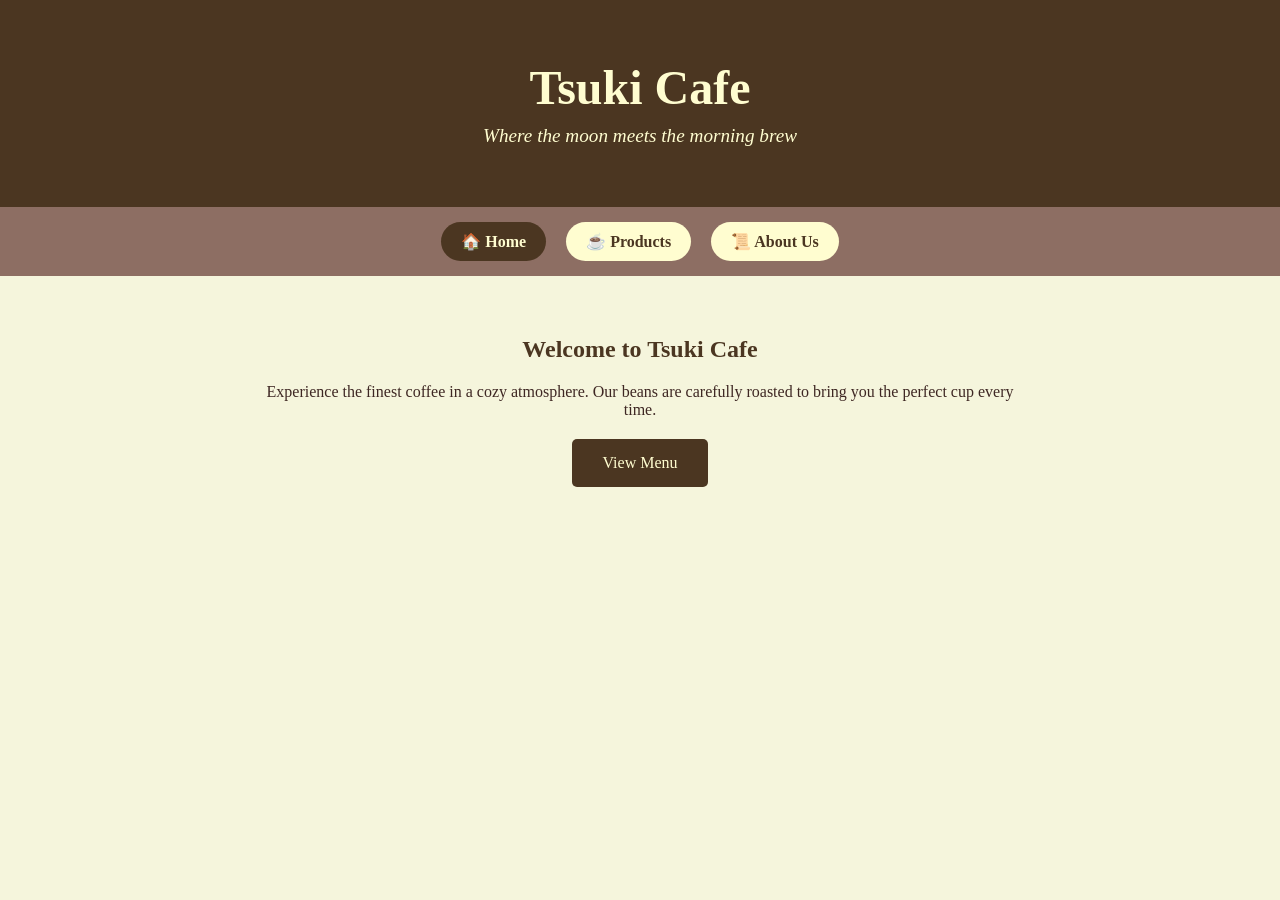
<file: activities/activity5/index.html>
<!DOCTYPE html>
<html lang="en">
<head>
    <meta charset="UTF-8">
    <meta name="viewport" content="width=device-width, initial-scale=1.0">
    <title>Tsuki Cafe</title>
    <link rel="stylesheet" href="home.css">
</head>
<body>
    <header class="banner">
        <h1>Tsuki Cafe</h1>
        <p>Where the moon meets the morning brew</p>
    </header>

    <nav class="navigation">
        <a href="index.html" class="nav-link active">🏠 Home</a>
        <a href="products.html" class="nav-link">☕ Products</a>
        <a href="about.html" class="nav-link">📜 About Us</a>
    </nav>

    <main class="content">
        <h2>Welcome to Tsuki Cafe</h2>
        <p>Experience the finest coffee in a cozy atmosphere. Our beans are carefully roasted to bring you the perfect cup every time.</p>
        <a href="products.html" class="btn">View Menu</a>
    </main>

    
    
</body>
</html>
</file>
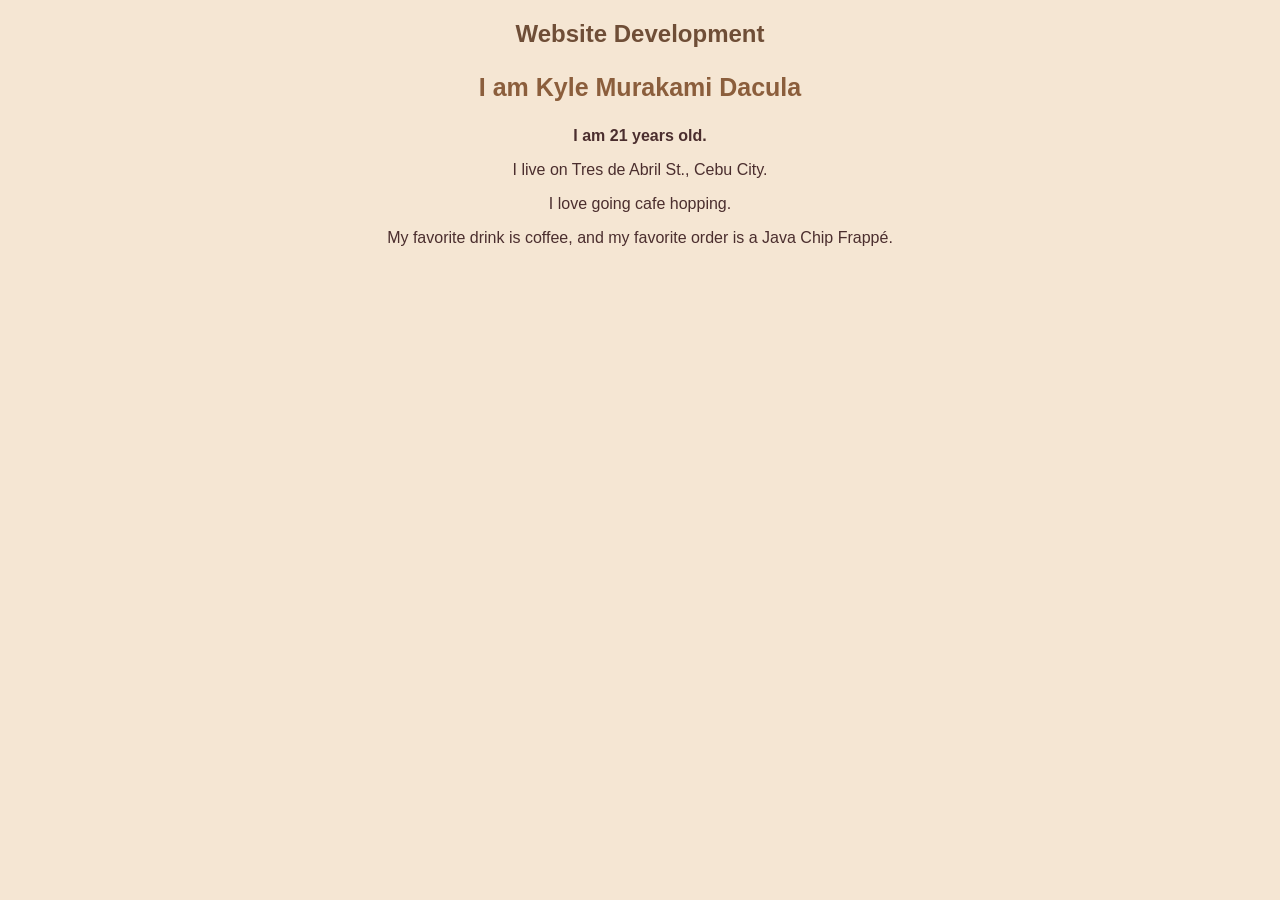
<file: activities/activity1/activity1.html>
<!DOCTYPE html>
<html>
<head>
    <title>Activity 1</title>
    <link rel="stylesheet" href="activity1.css">
</head>

<body>
    <h2>Website Development</h2>

    <div class="box">
        <p class="name">I am Kyle Murakami Dacula</p>
        <p><b>I am 21 years old.</b></p>
        <p>I live on Tres de Abril St., Cebu City.</p>
        <p>I love going cafe hopping.</p>
        <p>My favorite drink is coffee, and my favorite order is a Java Chip Frappé.</p>
    </div>
</body>
</html>
</file>
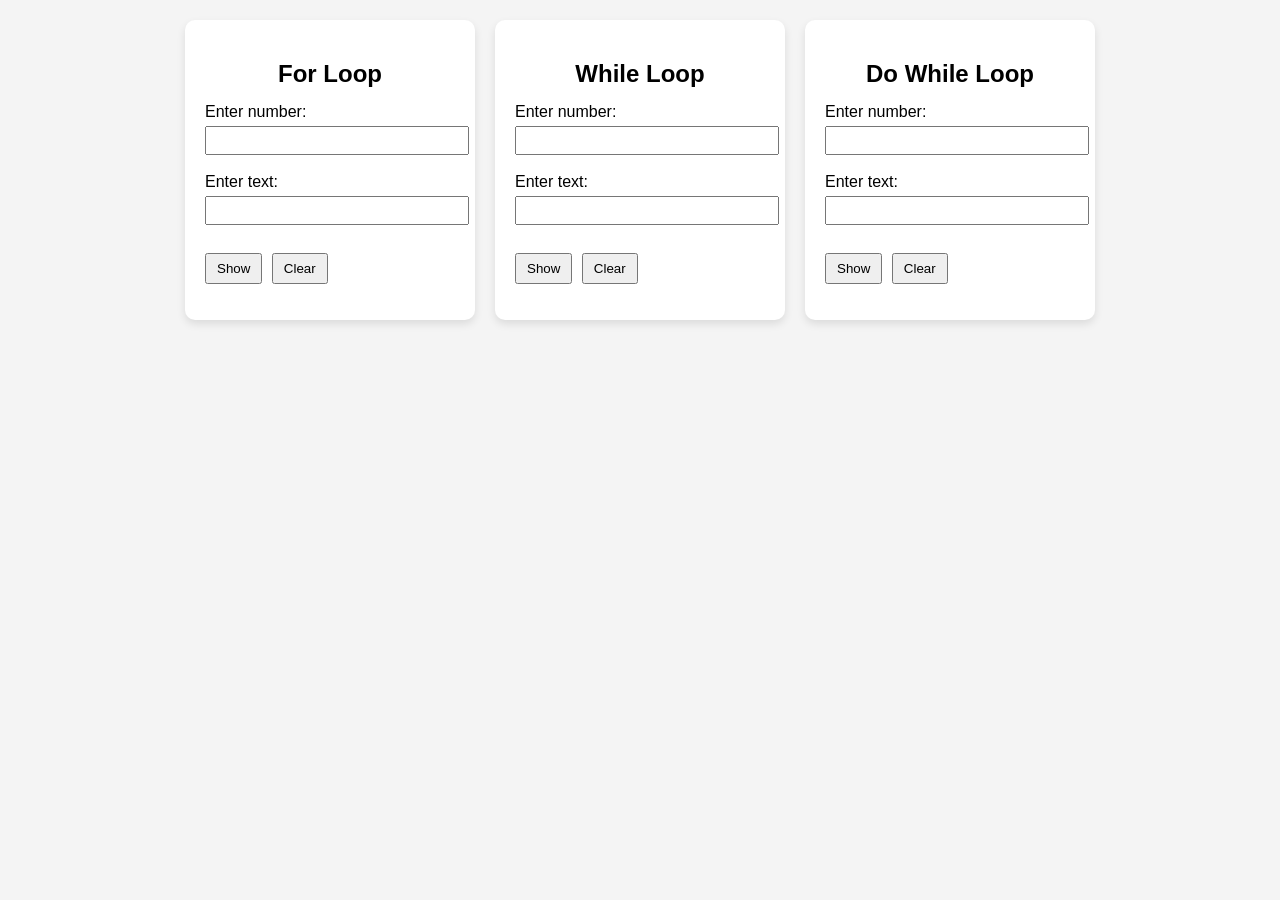
<file: activities/activity11/activity11.html>
<!DOCTYPE html>
<html>
    <head>
        <title>Activity 11</title>
        <link rel="stylesheet" href="styles.css">
        <script src="script.js"></script>
    </head>
    <body>
 
        <div>
            <h2>For Loop</h2>
            <form>
                <label>Enter number:</label>
                <input type="text" id="forNum"><br><br>
                <label>Enter text:</label>
                <input type="text" id="forText"><br><br>
                <button type="button" onclick="function1()">Show</button>
                <button type="reset" onclick="function2()">Clear</button>
            </form>
            <p id="forOutput"></p>
        </div>
 
        <div>
            <h2>While Loop</h2>
            <form>
                <label>Enter number:</label>
                <input type="text" id="whileNum"><br><br>
                <label>Enter text:</label>
                <input type="text" id="whileText"><br><br>
                <button type="button" onclick="function3()">Show</button>
                <button type="reset" onclick="function4()">Clear</button>
            </form>
            <p id="whileOutput"></p>
        </div>
 
        <div>
            <h2>Do While Loop</h2>
            <form>
                <label>Enter number:</label>
                <input type="text" id="doNum"><br><br>
                <label>Enter text:</label>
                <input type="text" id="doText"><br><br>
                <button type="button" onclick="function5()">Show</button>
                <button type="reset" onclick="function6()">Clear</button>
            </form>
            <p id="doOutput"></p>
        </div>
 
    </body>
</html>
</file>
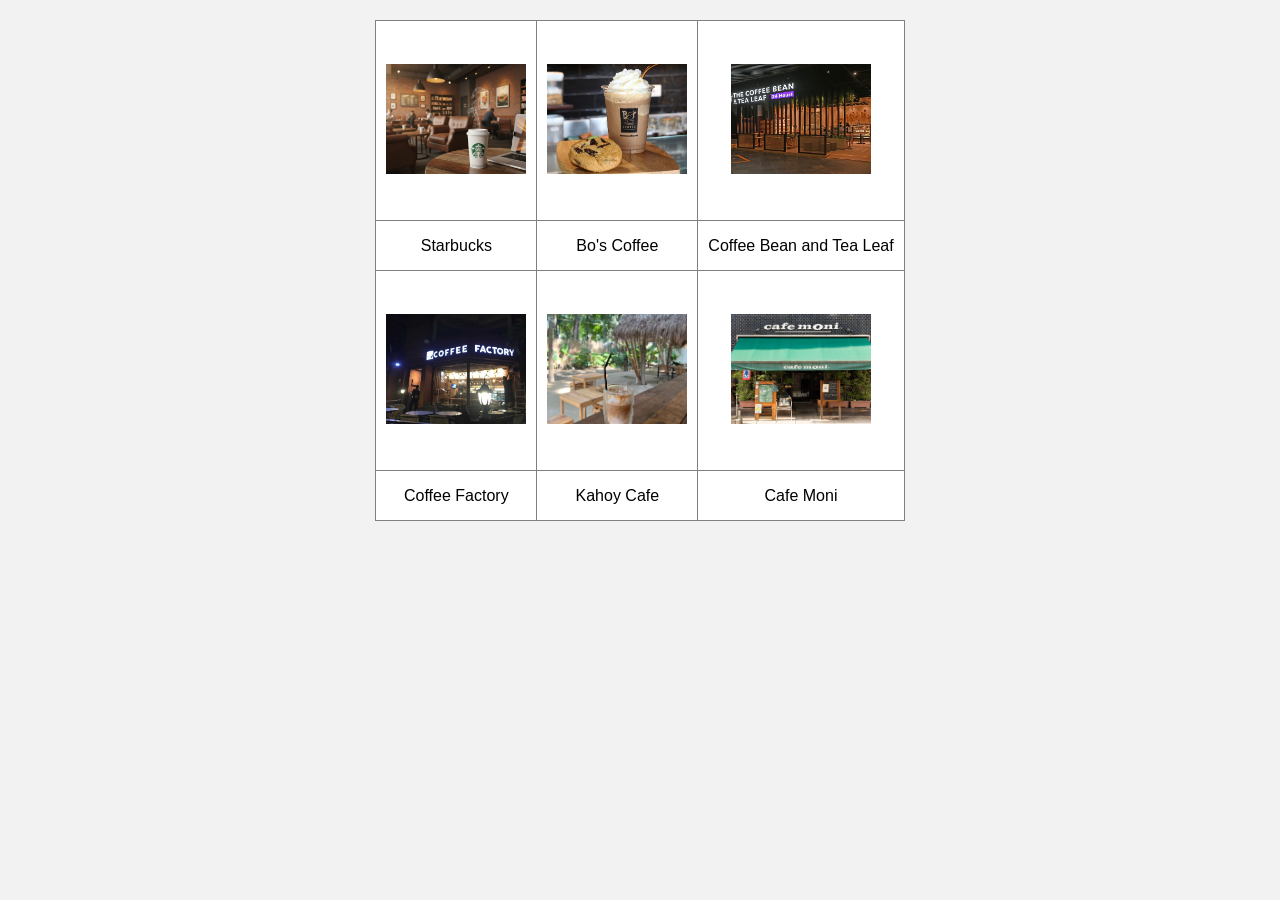
<file: activities/activity3/activity3.html>
<!DOCTYPE html>
<html>
    <head>
        <title>Activity3</title>
        <link rel="stylesheet" href="activity3.css">
    </head>
    <body>
        <table border="1px" width="100%" height="500" style="text-align: center;">
            <tr height="200px">
                <td><img src="images/starbs.webp" alt="p1"></td>
                <td><img src="images/bos.jpg" alt="p2"></td>
                <td><img src="images/bean.avif" alt="p3"></td>
            </tr>
            <tr height="50px">
                <td>Starbucks</td>
                <td>Bo's Coffee</td>
                <td>Coffee Bean and Tea Leaf</td>
            </tr>
 
            <tr height="200px">
                <td><img src="images/fact.jpg" alt="p4"></td>
                <td><img src="images/kahoy.jpg" alt="p5"></td>
                <td><img src="images/moni.jpg" alt="p6"></td>
            </tr>
            <tr height="50px">
                <td>Coffee Factory</td>
                <td>Kahoy Cafe</td>
                <td>Cafe Moni</td>
            </tr>
 
        </table>
    </body>
</html>
</file>
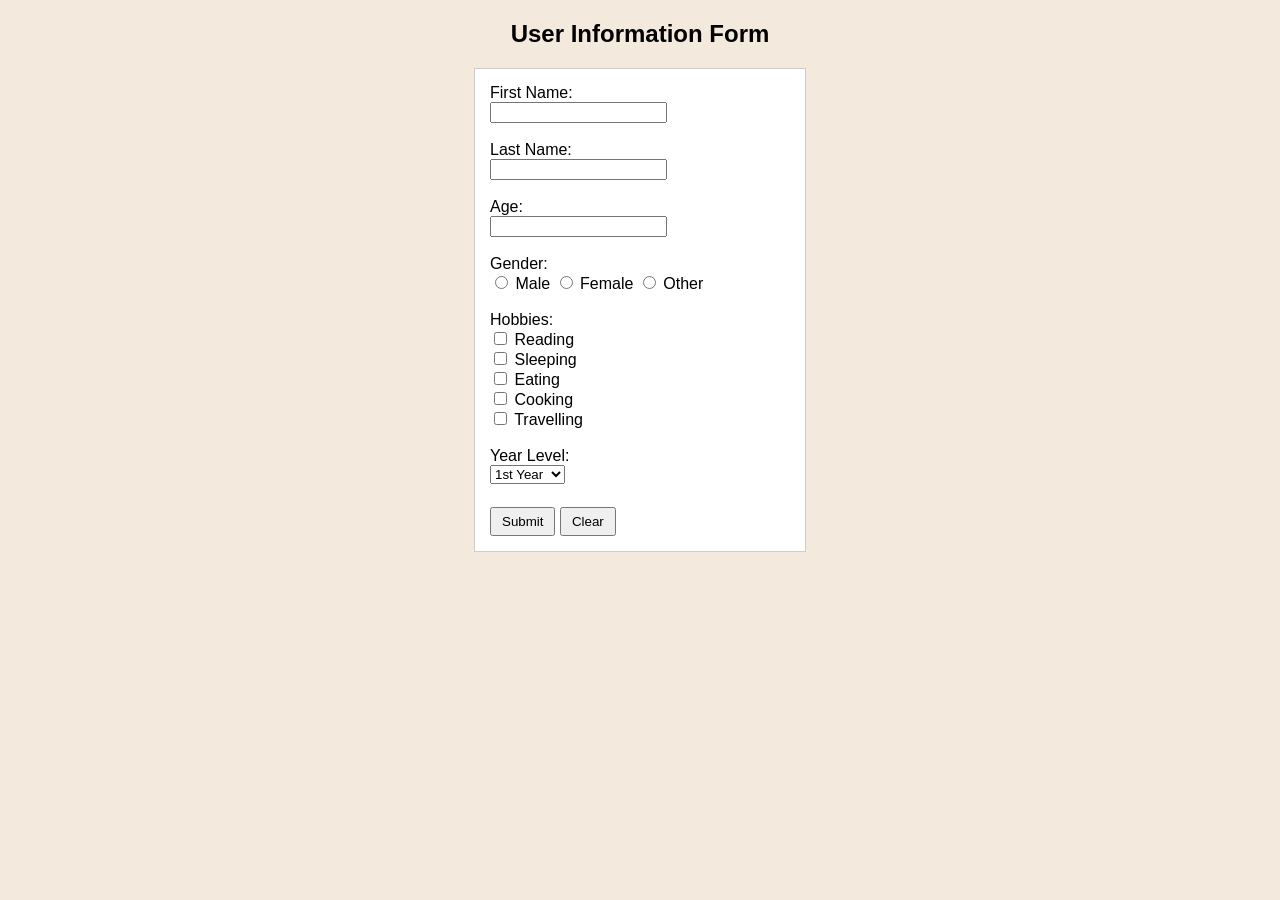
<file: activities/activity4/activity4.html>
<!DOCTYPE html>
<html>
    <head>
        <title>Activity 4</title>
        <link rel="stylesheet" href="activity4.css">
    </head>
    <body>
        <h2>User Information Form</h2>
        <form action="" method="post">
            <label for="fname">First Name:</label><br>
            <input type="text" id="fname" name="firstname" required><br><br>
 
            <label for="lname">Last Name:</label><br>
            <input type="text" id="lname" name="lastname" required><br><br>
 
            <label for="age">Age:</label><br>
            <input type="number" id="age" name="age" required><br><br>
 
            <label>Gender:</label><br>
            <input type="radio" id="male" name="gender" value="male">
            <label for="male">Male</label>
            <input type="radio" id="female" name="gender" value="female">
            <label for="female">Female</label>
            <input type="radio" id="other" name="gender" value="other">
            <label for="other">Other</label><br><br>
 
            <label>Hobbies:</label><br>
            <input type="checkbox" id="hobby1" name="hobby" value="reading">
            <label for="hobby1">Reading</label><br>
            <input type="checkbox" id="hobby2" name="hobby" value="sleeping">
            <label for="hobby2">Sleeping</label><br>
            <input type="checkbox" id="hobby3" name="hobby" value="eating">
            <label for="hobby3">Eating</label><br>
            <input type="checkbox" id="hobby4" name="hobby" value="cooking">
            <label for="hobby4">Cooking</label><br>
            <input type="checkbox" id="hobby5" name="hobby" value="travelling">
            <label for="hobby5">Travelling</label><br><br>
 
            <label for="year-level">Year Level:</label><br>
            <select id="year-level" name="year_level">
                <option value="1st-year">1st Year</option>
                <option value="2nd-year">2nd Year</option>
                <option value="3rd-year">3rd Year</option>
                <option value="4th-year">4th Year</option>
            </select><br><br>
 
            <button type="submit">Submit</button>
            <button type="reset">Clear</button>
 
        </form>
    </body>
</html>
</file>
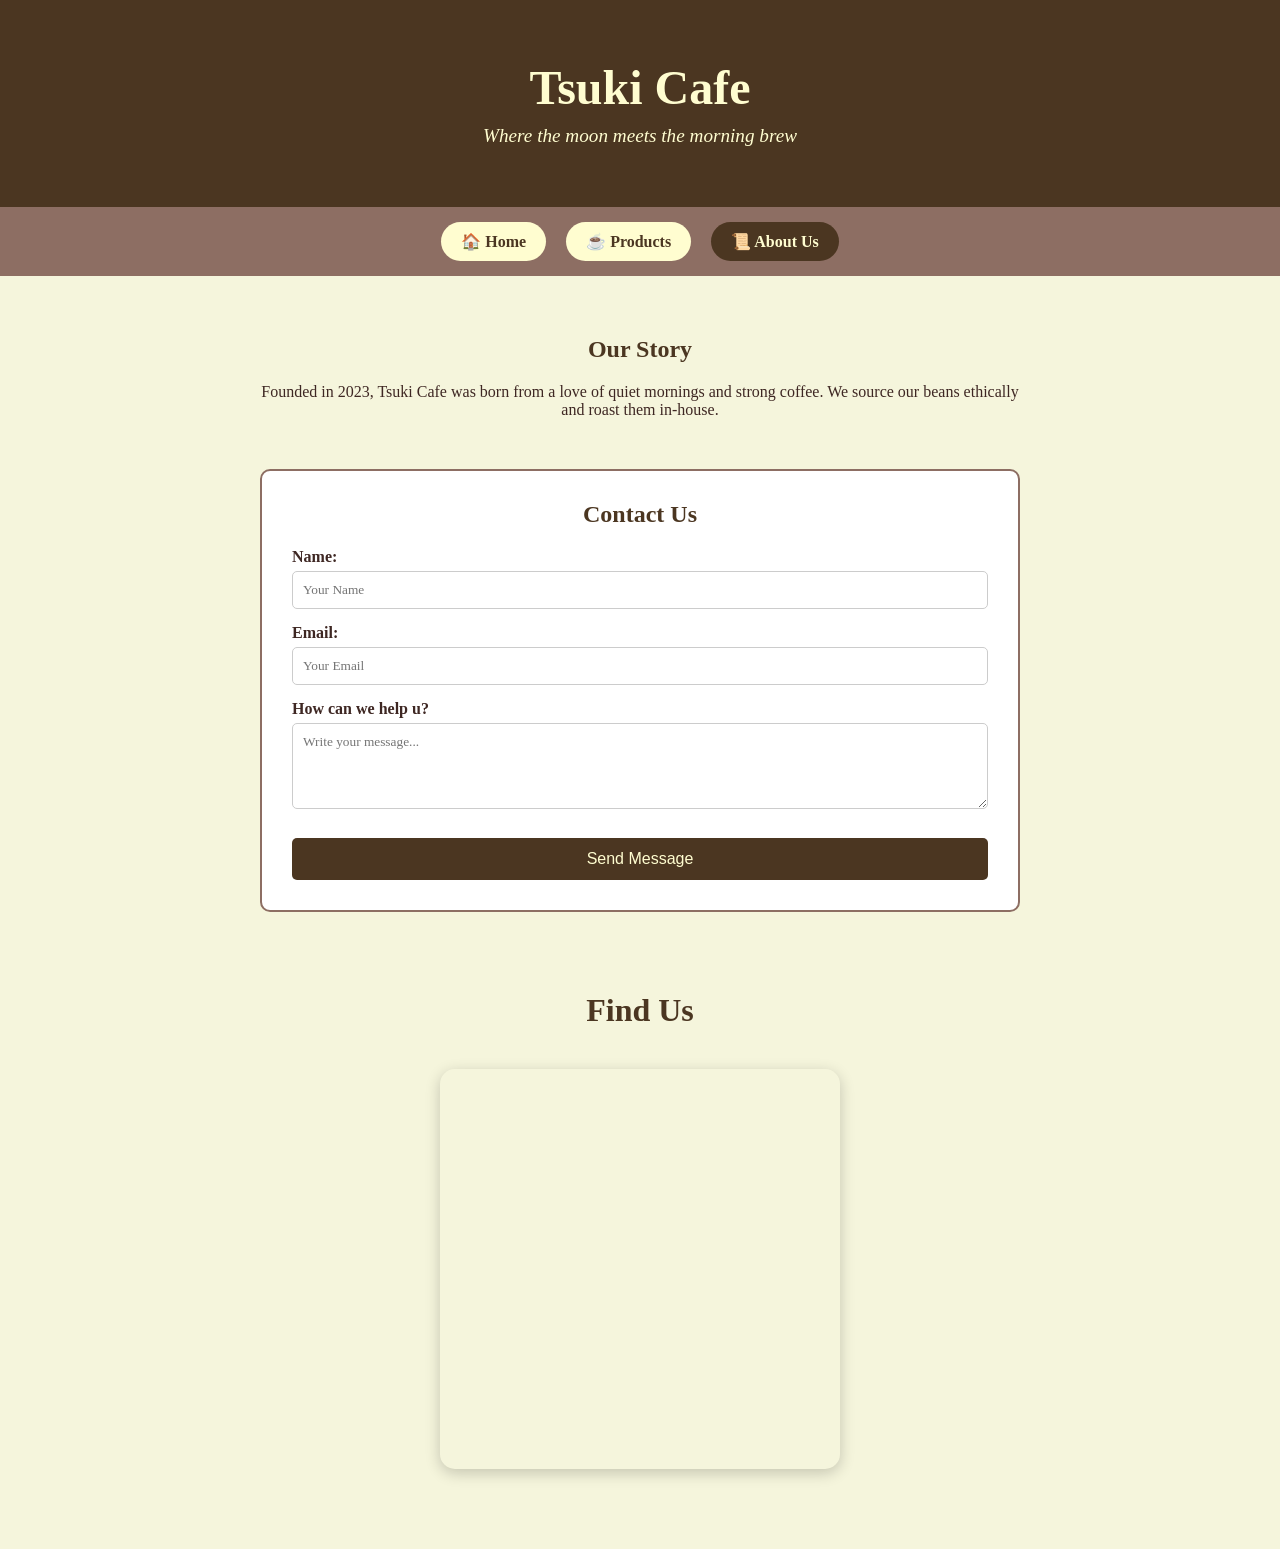
<file: activities/activity5/about.html>
<!DOCTYPE html>
<html lang="en">
<head>
    <meta charset="UTF-8">
    <meta name="viewport" content="width=device-width, initial-scale=1.0">
    <title>Tsuki Cafe - About Us</title>
    <link rel="stylesheet" href="about.css">
</head>
<body>
    <header class="banner">
        <h1>Tsuki Cafe</h1>
        <p>Where the moon meets the morning brew</p>
    </header>

    <nav class="navigation">
        <a href="index.html" class="nav-link">🏠 Home</a>
        <a href="products.html" class="nav-link">☕ Products</a>
        <a href="about.html" class="nav-link active">📜 About Us</a>
    </nav>

    <main class="content">
        <section class="story">
            <h2>Our Story</h2>
            <p>Founded in 2023, Tsuki Cafe was born from a love of quiet mornings and strong coffee. We source our beans ethically and roast them in-house.</p>
        </section>

        <section class="contact">
            <h2>Contact Us</h2>
            <form>
                <div class="form-group">
                    <label>Name:</label>
                    <input type="text" placeholder="Your Name" required>
                </div>
                <div class="form-group">
                    <label>Email:</label>
                    <input type="email" placeholder="Your Email" required>
                </div>
                <div class="form-group">
                    <label>How can we help u?</label>
                    <textarea rows="4" placeholder="Write your message..." required></textarea>
                </div>
                <button type="submit" class="btn">Send Message</button>
            </form>
        </section>
    </main>

    <section class="iframe-section">
        <h2>Find Us</h2>
        <div class="iframe-container">
            <iframe 
                src="https://www.google.com/maps/embed?pb=!1m18!1m12!1m3!1d3861.0!2d121.0!3d14.5!2m3!1f0!2f0!3f0!3m2!1i1024!2i768!4f13.1!3m3!1m2!1s0x0%3A0x0!2zMTTCsDMwJzAwLjAiTiAxMjHCsDAwJzAwLjAiRQ!5e0!3m2!1sen!2sph!4v1234567890" 
                width="400" 
                height="400" 
                style="border:0;" 
                allowfullscreen="" 
                loading="lazy"
                class="map-iframe">
            </iframe>
        </div>
    </section>
</body>
</html>
</file>
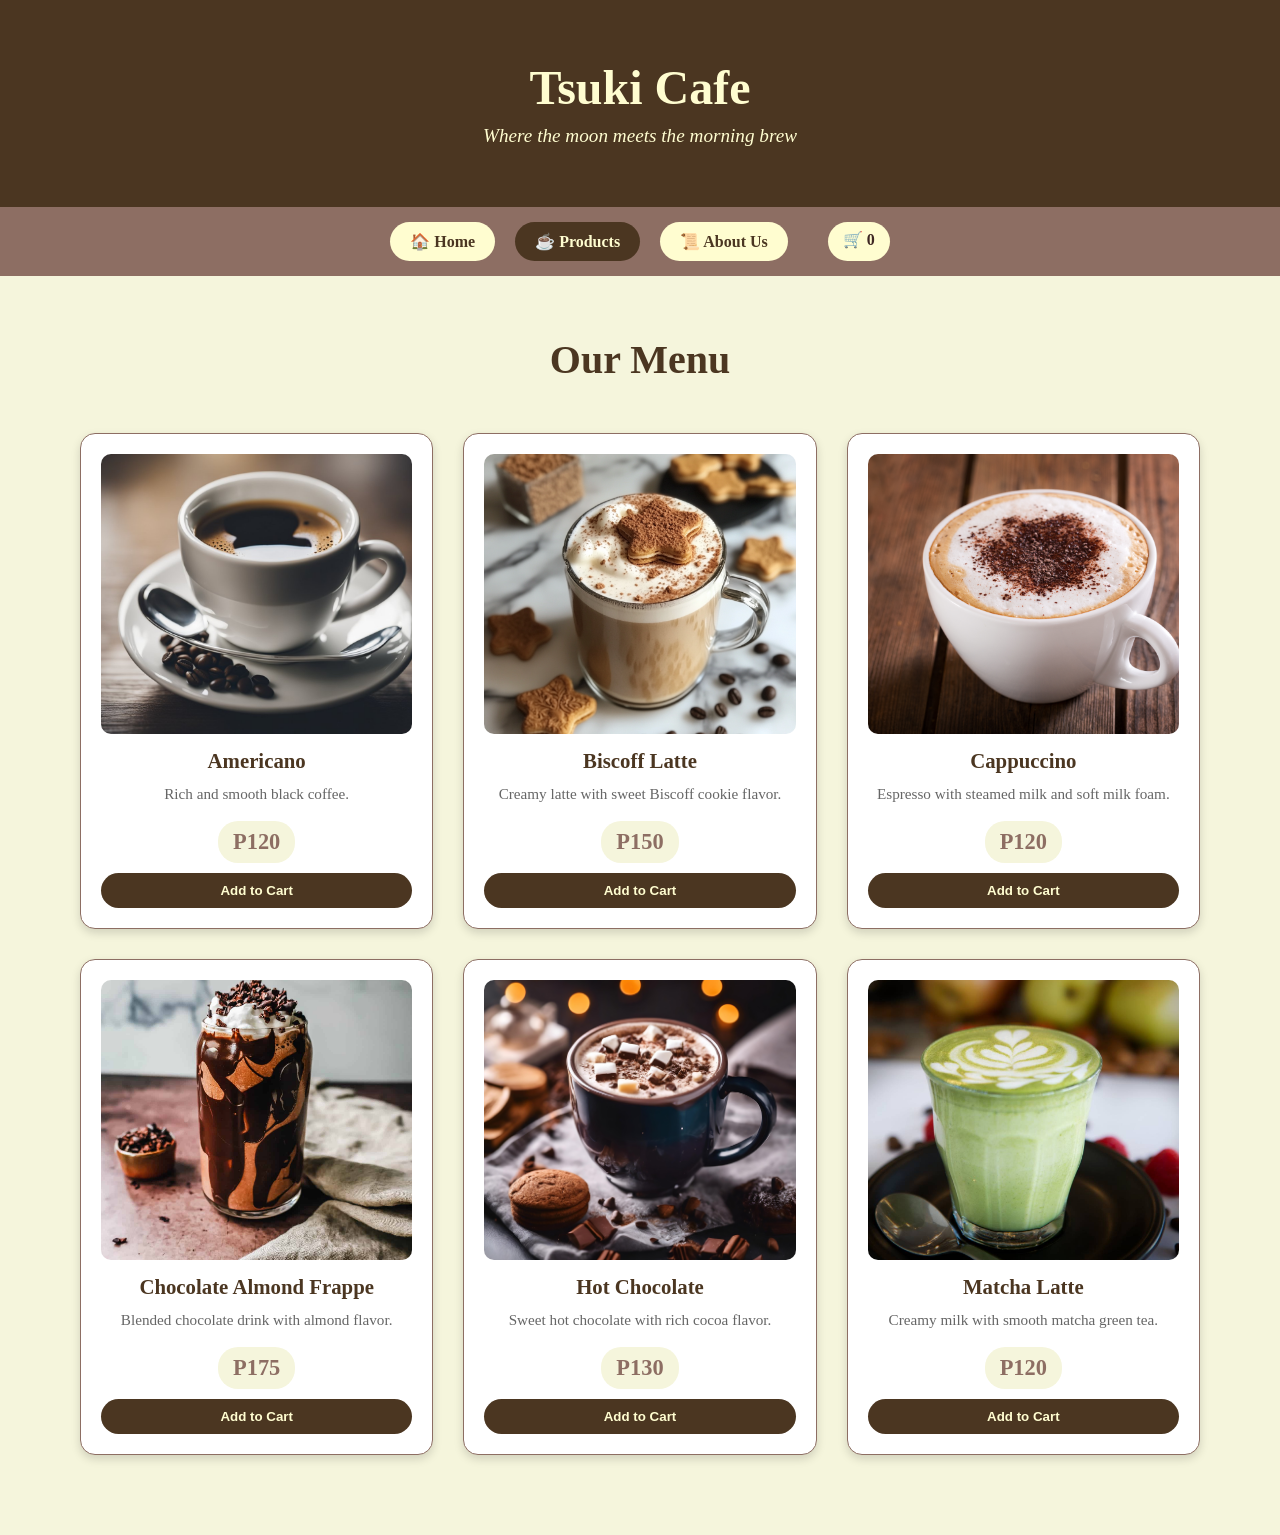
<file: activities/activity5/products.html>
<!DOCTYPE html>
<html lang="en">
<head>
    <meta charset="UTF-8">
    <meta name="viewport" content="width=device-width, initial-scale=1.0">
    <title>Tsuki Cafe - Products</title>
    <link rel="stylesheet" href="products.css">
</head>
<body>
    <header class="banner">
        <h1>Tsuki Cafe</h1>
        <p>Where the moon meets the morning brew</p>
    </header>

    <nav class="navigation">
        <a href="index.html" class="nav-link">🏠 Home</a>
        <a href="products.html" class="nav-link active">☕ Products</a>
        <a href="about.html" class="nav-link">📜 About Us</a>
        <span id="cart-count">🛒 0</span>
    </nav>

    <main class="content">
        <h2>Our Menu</h2>
        <div class="product-grid">
            <div class="product-card">
                <img src="images/americano.jpg" alt="Americano">
                <h3>Americano</h3>
                <p>Rich and smooth black coffee.</p>
                <span class="price">P120</span>
                <button class="add-to-cart">Add to Cart</button>
            </div>

            <div class="product-card">
                <img src="images/biscoff.png" alt="Biscoff Latte">
                <h3>Biscoff Latte</h3>
                <p>Creamy latte with sweet Biscoff cookie flavor.</p>
                <span class="price">P150</span>
                <button class="add-to-cart">Add to Cart</button>
            </div>

            <div class="product-card">
                <img src="images/cap.jpeg" alt="Cappuccino">
                <h3>Cappuccino</h3>
                <p>Espresso with steamed milk and soft milk foam.</p>
                <span class="price">P120</span>
                <button class="add-to-cart">Add to Cart</button>
            </div>

            <div class="product-card">
                <img src="images/chocoalmond.jpg" alt="Chocolate Almond Frappe">
                <h3>Chocolate Almond Frappe</h3>
                <p>Blended chocolate drink with almond flavor.</p>
                <span class="price">P175</span>
                <button class="add-to-cart">Add to Cart</button>
            </div>

            <div class="product-card">
                <img src="images/hotchoco.jpg" alt="Hot Chocolate">
                <h3>Hot Chocolate</h3>
                <p>Sweet hot chocolate with rich cocoa flavor.</p>
                <span class="price">P130</span>
                <button class="add-to-cart">Add to Cart</button>
            </div>

            <div class="product-card">
                <img src="images/matcha.jpeg" alt="Matcha Latte">
                <h3>Matcha Latte</h3>
                <p>Creamy milk with smooth matcha green tea.</p>
                <span class="price">P120</span>
                <button class="add-to-cart">Add to Cart</button>
            </div>
            
        </div>
    </main>

    <script src="script.js"></script>
</body>
</html>
</file>
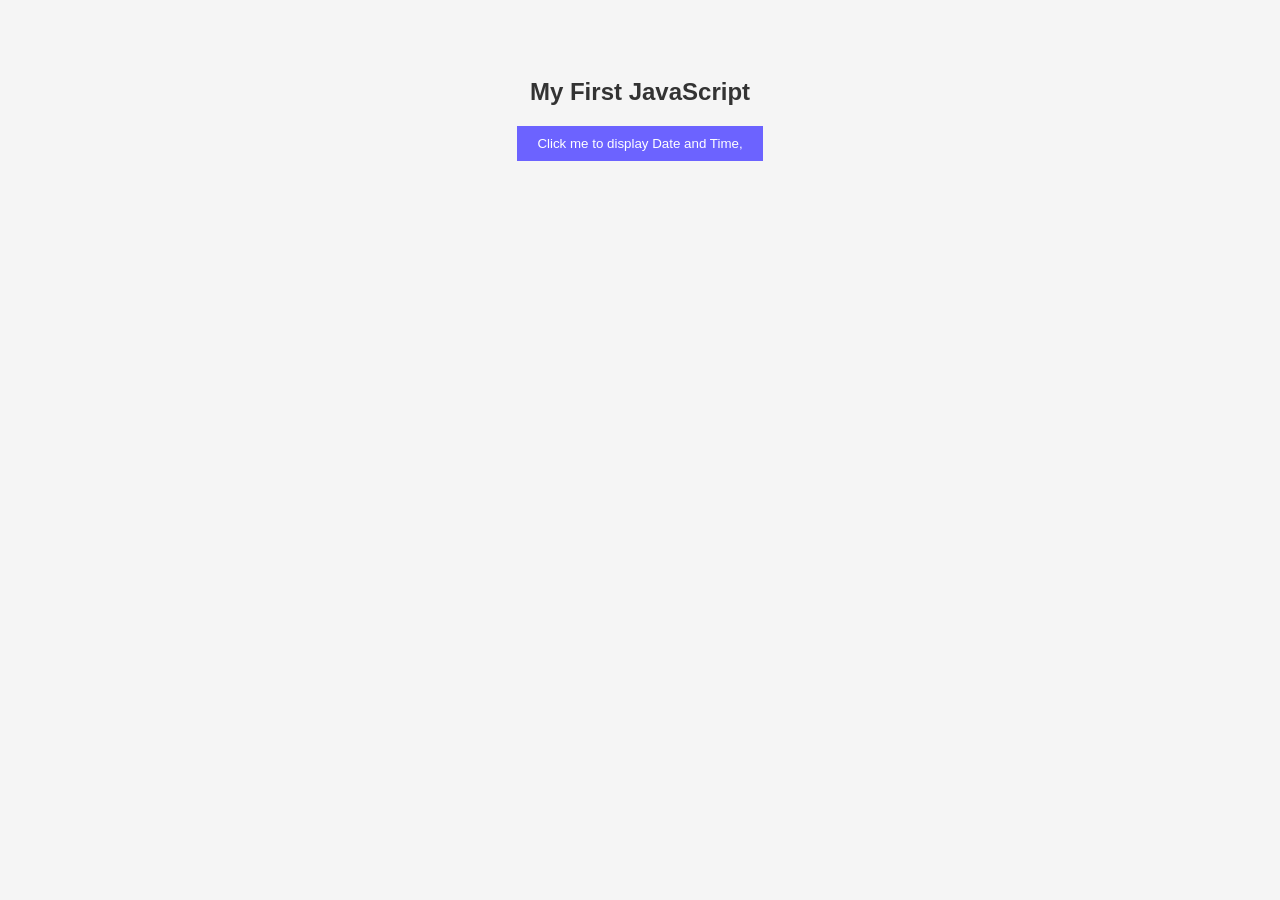
<file: activities/activity7/activity7.html>
<!DOCTYPE html>
<html>
    <head>
        <title>JavaScript</title>
        <link rel="stylesheet" href="activity7.css">
    </head>
    <body>
        <h2>My First JavaScript</h2>

        <button type="button"
        onclick="document.getElementById('demo').innerHTML = Date()">
        Click me to display Date and Time,</button>
        <p id="demo"></p>
    </body>
</html>
</file>
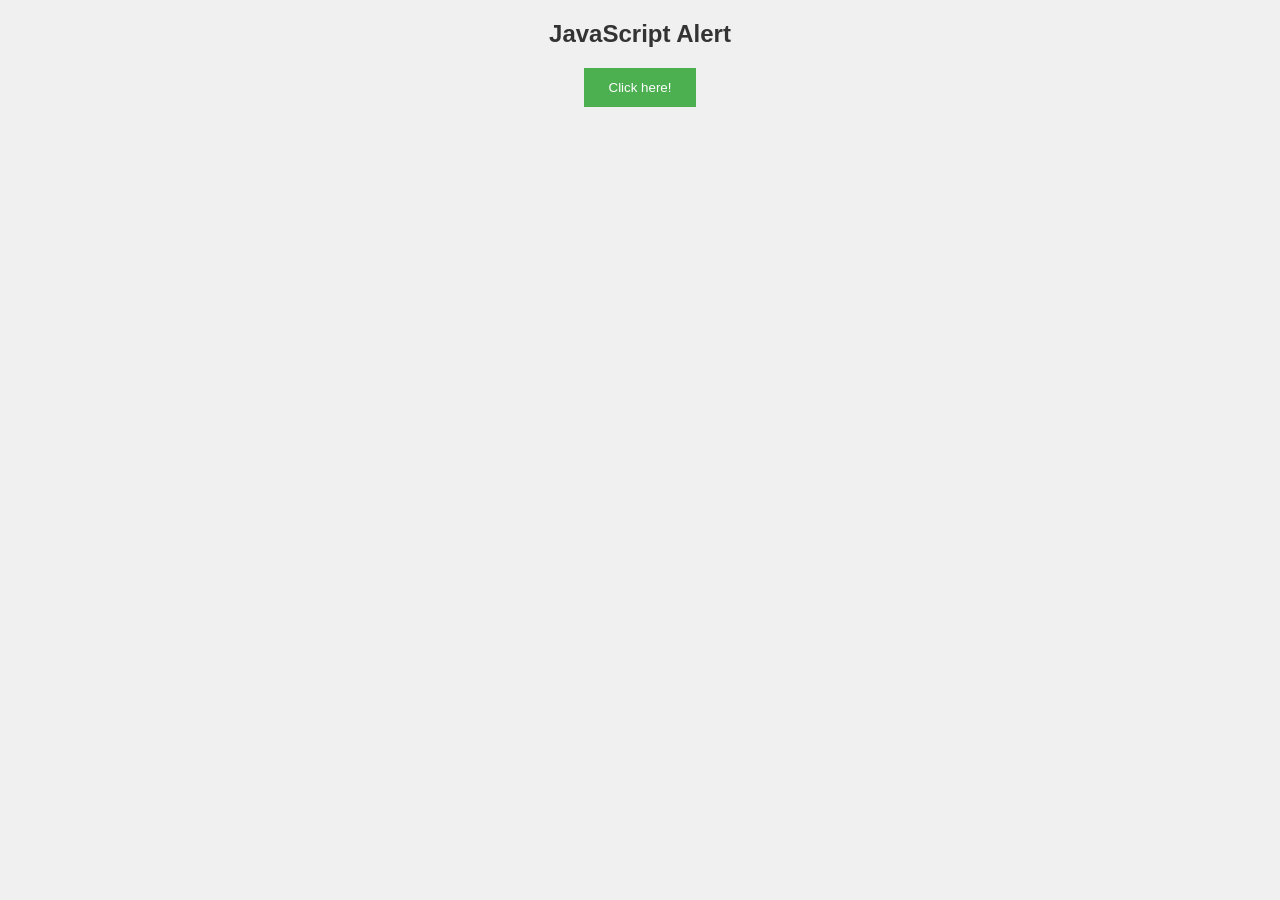
<file: activities/activity8/activity8.html>
<!DOCTYPE html>
<html>
    <head>
        <title>Activity 8</title>
        <link rel="stylesheet" href="activity8.css">
        <script>
            function myFunction() {
                var name = "Your name here";
            alert("Hi " + name + " I am an alert box!");
            }
        </script>
    </head>

    <body>
        <h2>JavaScript Alert</h2>
            <button onclick="myFunction()">Click here!</button>
    </body>
</html>
</file>
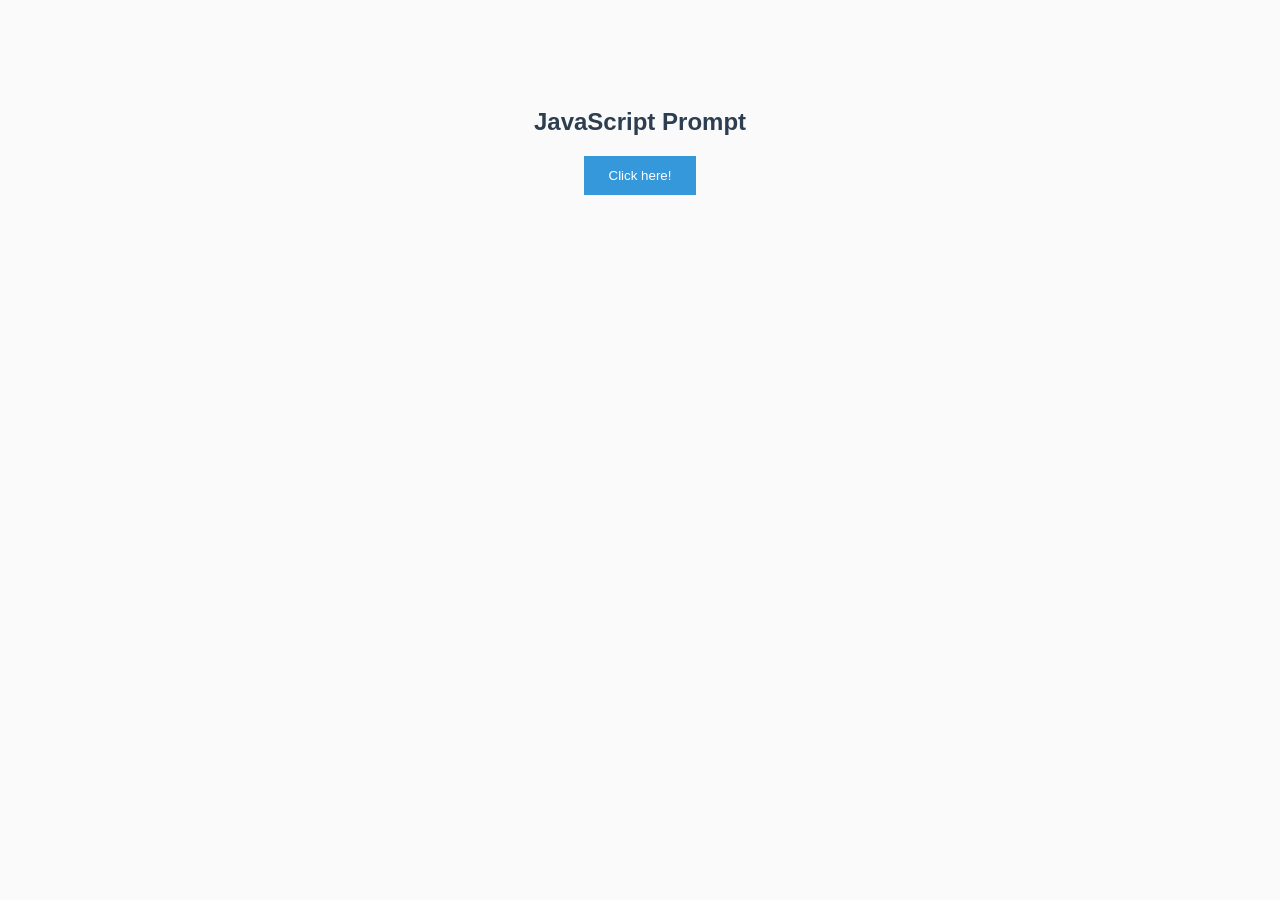
<file: activities/activity9/activity9.html>
<!DOCTYPE html>
<html>
<head>
    <title>Activity 9</title>
    <link rel="stylesheet" href="activity9.css">
    <script>
        function myFunction() {
            let txt;
            let fullName = prompt("Full name :", "Enter full name here");

            if (fullName == null || fullName == "") {
                txt = "The field is required!";
            } else {
                txt = "Hello, " + fullName + "! How are you today?";
            }

            document.getElementById("demo").innerHTML = txt;
        }
    </script>
</head>
<body>

    <h2>JavaScript Prompt</h2>
    <button onclick="myFunction()">Click here!</button>
    <p id="demo"></p> 

</body>
</html>
</file>
<file: activities/activity5/home.css>
* {
    margin: 0;
    padding: 0;
    box-sizing: border-box;
}

body {
    font-family: 'Georgia', serif;
    background-color: #f5f5dc;
    color: #3e2723;
}

.banner {
    background-color: #4b3621;
    color: #fffdd0;
    text-align: center;
    padding: 60px 20px;
}

.banner h1 {
    font-size: 3rem;
    margin-bottom: 10px;
}

.banner p {
    font-style: italic;
    font-size: 1.2rem;
}

.navigation {
    background-color: #8d6e63;
    display: flex;
    justify-content: center;
    padding: 15px;
    gap: 20px;
}

.nav-link {
    background-color: #fffdd0;
    color: #4b3621;
    padding: 10px 20px;
    text-decoration: none;
    border-radius: 25px;
    font-weight: bold;
    transition: all 0.3s;
}

.nav-link:hover {
    transform: scale(1.05);
    background-color: #fff;
}

.nav-link.active {
    background-color: #4b3621;
    color: #fffdd0;
}

.content {
    max-width: 800px;
    margin: 40px auto;
    padding: 20px;
    text-align: center;
}

.content h2 {
    color: #4b3621;
    margin-bottom: 20px;
}

.btn {
    display: inline-block;
    background-color: #4b3621;
    color: #fffdd0;
    padding: 15px 30px;
    font-size: 1rem;
    text-decoration: none;
    border-radius: 5px;
    margin-top: 20px;
    transition: all 0.3s;
}

.btn:hover {
    background-color: #8d6e63;
    transform: scale(1.05);
}

/* IFRAME SECTION - CENTERED & SQUARE */
.iframe-section {
    max-width: 1200px;
    margin: 40px auto;
    padding: 20px;
    text-align: center;
}

.iframe-section h2 {
    color: #4b3621;
    margin-bottom: 20px;
    font-size: 2rem;
}

.iframe-container {
    display: flex;
    justify-content: center;
    align-items: center;
    padding: 20px;
}

.map-iframe {
    width: 400px;
    height: 400px;
    border-radius: 15px;
    box-shadow: 0 4px 15px rgba(0,0,0,0.2);
    transition: transform 0.3s ease;
}

.map-iframe:hover {
    transform: scale(1.02);
}

/* RESPONSIVE - Adjust for mobile */
@media (max-width: 768px) {
    .map-iframe {
        width: 300px;
        height: 300px;
    }
}
</file>
<file: activities/activity1/activity1.css>
body {
    background-color: #f5e6d3; 
    font-family: Arial, sans-serif;
    color: #4b2e2e; 
    text-align: center;
}

h2 {
    color: #6f4e37; 
}

.name {
    font-size: 25px;
    font-family: Tahoma, Geneva, sans-serif;
    font-weight: bold;
    color: #8b5e3c;
}
</file>
<file: activities/activity11/styles.css>
body {
    font-family: Arial, sans-serif;
    background-color: #f4f4f4;
    margin: 20px;
}

/* container for all sections */
body {
    display: flex;
    justify-content: center;
    gap: 20px;
}

/* each box */
div {
    background-color: white;
    padding: 20px;
    border-radius: 10px;
    width: 250px;
    box-shadow: 0 4px 8px rgba(0,0,0,0.1);
}

/* titles */
h2 {
    text-align: center;
    margin-bottom: 15px;
}

/* inputs */
input {
    width: 100%;
    padding: 5px;
    margin-top: 5px;
}

/* buttons */
button {
    padding: 6px 10px;
    margin-right: 5px;
    margin-top: 10px;
    cursor: pointer;
}

/* output text */
p {
    margin-top: 10px;
    font-weight: bold;
}
</file>
<file: activities/activity3/activity3.css>
body {
        font-family: Arial;
        background: #f2f2f2;
    }

    table {
        margin: 20px auto;
        border-collapse: collapse;
        background: white;
        width: auto;      
    }

    td {
        text-align: center;
        padding: 10px;
    }

    img {
        width: 140px;
        height: 110px;
        object-fit: cover;
    }
</file>
<file: activities/activity4/activity4.css>
body {
        font-family: Arial;
        background-color: #f3e9dc;
    }

    h2 {
        text-align: center;
    }

    form {
        width: 300px;
        margin: 20px auto; 
        background: white;
        padding: 15px;
        border: 1px solid #ccc;
    }

   

    button {
        padding: 5px 10px;
        margin-top: 5px;
    }
</file>
<file: activities/activity5/about.css>
* {
    margin: 0;
    padding: 0;
    box-sizing: border-box;
}

body {
    font-family: 'Georgia', serif;
    background-color: #f5f5dc;
    color: #3e2723;
}

.banner {
    background-color: #4b3621;
    color: #fffdd0;
    text-align: center;
    padding: 60px 20px;
}

.banner h1 {
    font-size: 3rem;
    margin-bottom: 10px;
}

.banner p {
    font-style: italic;
    font-size: 1.2rem;
}

.navigation {
    background-color: #8d6e63;
    display: flex;
    justify-content: center;
    padding: 15px;
    gap: 20px;
}

.nav-link {
    background-color: #fffdd0;
    color: #4b3621;
    padding: 10px 20px;
    text-decoration: none;
    border-radius: 25px;
    font-weight: bold;
    transition: all 0.3s;
}

.nav-link:hover {
    transform: scale(1.05);
    background-color: #fff;
}

.nav-link.active {
    background-color: #4b3621;
    color: #fffdd0;
}

.content {
    max-width: 800px;
    margin: 40px auto;
    padding: 20px;
}

.story {
    text-align: center;
    margin-bottom: 50px;
}

.story h2 {
    color: #4b3621;
    margin-bottom: 20px;
}

.contact {
    background-color: #fff;
    padding: 30px;
    border-radius: 10px;
    border: 2px solid #8d6e63;
}

.contact h2 {
    text-align: center;
    margin-bottom: 20px;
    color: #4b3621;
}

.form-group {
    margin-bottom: 15px;
}

.form-group label {
    display: block;
    margin-bottom: 5px;
    font-weight: bold;
}

.form-group input,
.form-group textarea {
    width: 100%;
    padding: 10px;
    border: 1px solid #ccc;
    border-radius: 5px;
    font-family: inherit;
}

.btn {
    background-color: #4b3621;
    color: #fffdd0;
    border: none;
    padding: 12px;
    width: 100%;
    font-size: 1rem;
    cursor: pointer;
    border-radius: 5px;
    margin-top: 10px;
}

.btn:hover {
    background-color: #8d6e63;
}

.iframe-section {
    max-width: 1200px;
    margin: 40px auto;
    padding: 20px;
    text-align: center;
}

.iframe-section h2 {
    color: #4b3621;
    margin-bottom: 20px;
    font-size: 2rem;
}

.iframe-container {
    display: flex;
    justify-content: center;
    align-items: center;
    padding: 20px;
}

.map-iframe {
    width: 400px;
    height: 400px;
    border-radius: 15px;
    box-shadow: 0 4px 15px rgba(0,0,0,0.2);
    transition: transform 0.3s ease;
}

.map-iframe:hover {
    transform: scale(1.02);
}
</file>
<file: activities/activity5/products.css>
* {
    margin: 0;
    padding: 0;
    box-sizing: border-box;
}

body {
    font-family: 'Georgia', serif;
    background-color: #f5f5dc;
    color: #3e2723;
}

.banner {
    background-color: #4b3621;
    color: #fffdd0;
    text-align: center;
    padding: 60px 20px;
}

.banner h1 {
    font-size: 3rem;
    margin-bottom: 10px;
}

.banner p {
    font-style: italic;
    font-size: 1.2rem;
}

.navigation {
    background-color: #8d6e63;
    display: flex;
    justify-content: center;
    padding: 15px;
    gap: 20px;
}

.nav-link {
    background-color: #fffdd0;
    color: #4b3621;
    padding: 10px 20px;
    text-decoration: none;
    border-radius: 25px;
    font-weight: bold;
    transition: all 0.3s;
}

.nav-link:hover {
    transform: scale(1.05);
    background-color: #fff;
}

.nav-link.active {
    background-color: #4b3621;
    color: #fffdd0;
}

.content {
    max-width: 1200px;
    margin: 40px auto;
    padding: 20px;
}

.content h2 {
    text-align: center;
    color: #4b3621;
    margin-bottom: 30px;
    font-size: 2.5rem;
}


.product-grid {
    display: grid;
    grid-template-columns: repeat(3, 1fr);
    gap: 30px;
    padding: 20px;
}

.product-card {
    background-color: #fff;
    border: 1px solid #8d6e63;
    border-radius: 15px;
    padding: 20px;
    text-align: center;
    box-shadow: 0 4px 10px rgba(0,0,0,0.15);
    transition: transform 0.3s ease;
    height: 100%;
    display: flex;
    flex-direction: column;
}

.product-card:hover {
    transform: translateY(-5px);
    box-shadow: 0 8px 20px rgba(0,0,0,0.2);
}


.product-card img {
    width: 100%;
    height: 280px;
    object-fit: cover;
    border-radius: 10px;
    margin-bottom: 15px;
}

.product-card h3 {
    color: #4b3621;
    margin-bottom: 10px;
    font-size: 1.3rem;
    flex-grow: 1;
}

.product-card p {
    font-size: 0.95rem;
    color: #666;
    margin-bottom: 15px;
    line-height: 1.5;
}

.price {
    display: block;
    font-weight: bold;
    color: #8d6e63;
    font-size: 1.4rem;
    background-color: #f5f5dc;
    padding: 8px 15px;
    border-radius: 20px;
    align-self: center;
}

.add-to-cart {
    margin-top: 10px;
    padding: 10px;
    border: none;
    background-color: #4b3621;
    color: #fffdd0;
    border-radius: 20px;
    cursor: pointer;
    font-weight: bold;
    transition: 0.3s;
}

.add-to-cart:hover {
    background-color: #8d6e63;
}

#cart-count {
    margin-left: 20px;
    background-color: #fffdd0;
    padding: 8px 15px;
    border-radius: 20px;
    font-weight: bold;
}
</file>
<file: activities/activity7/activity7.css>
body {
    background-color: #f5f5f5; 
    font-family: Arial, sans-serif;
    text-align: center;
    padding-top: 50px;
}

h2 {
    color: #333; 
}

button {
    background-color: #6c63ff; 
    color: white;
    border: none;
    padding: 10px 20px;
    
}
</file>
<file: activities/activity8/activity8.css>
body {
    background-color: #f0f0f0; 
    font-family: Arial, sans-serif;
    text-align: center;
}

h2 {
    color: #333;
}

button {
    background-color: #4CAF50; 
    color: white;
    border: none;
    padding: 12px 25px;
}
</file>
<file: activities/activity9/activity9.css>
body {
    background-color: #fafafa; 
    font-family: Arial, sans-serif;
    text-align: center;
    padding-top: 80px;
}

h2 {
    color: #2c3e50; 
}

button {
    background-color: #3498db; 
    color: white;
    border: none;
    padding: 12px 25px;
}
</file>
